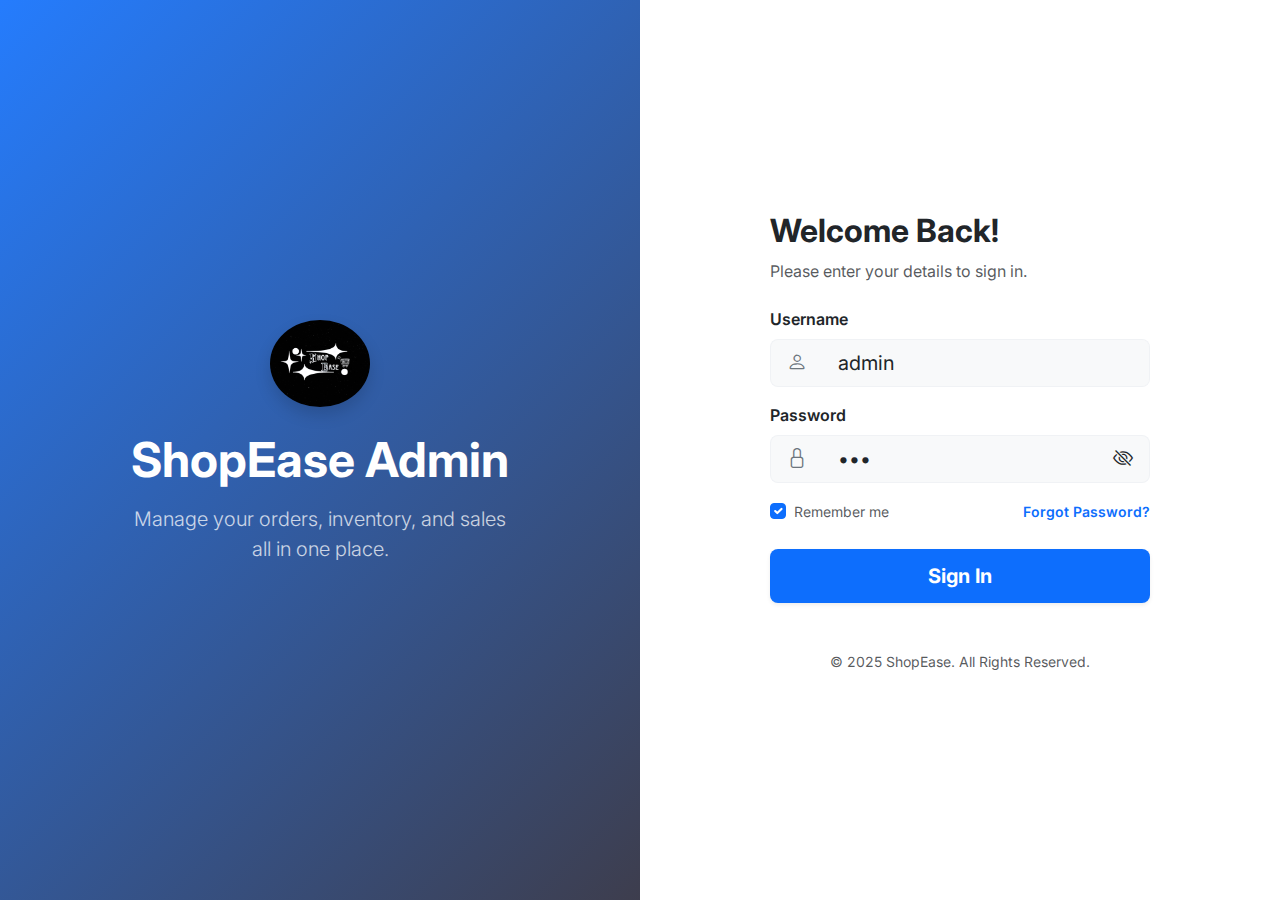
<file: index.html>
<!DOCTYPE html>
<html lang="en">
<head>
  <meta charset="UTF-8">
  <title>Login - ShopEase</title>
  <meta name="viewport" content="width=device-width, initial-scale=1.0">

  <!-- FAVICON -->
  <link rel="icon" href="images/logoshop.jpg" type="image/jpeg">

  <!-- GOOGLE FONTS (Inter) -->
  <link href="https://fonts.googleapis.com/css2?family=Inter:wght@300;400;600;700&display=swap" rel="stylesheet">

  <!-- BOOTSTRAP 5 -->
  <link rel="stylesheet" href="https://cdn.jsdelivr.net/npm/bootstrap@5.3.0/dist/css/bootstrap.min.css">
  
  <!-- BOOTSTRAP ICONS -->
  <link rel="stylesheet" href="https://cdn.jsdelivr.net/npm/bootstrap-icons@1.11.1/font/bootstrap-icons.css">

  <!-- YOUR NEW CSS FILE -->
  <link rel="stylesheet" href="css/login.css">
</head>

<body>

  <div class="container-fluid g-0">
    <div class="row g-0 h-100vh">
      
      <!-- LEFT SIDE: IMAGE & BRANDING -->
      <div class="col-lg-6 d-none d-lg-flex flex-column align-items-center justify-content-center text-white p-5 position-relative login-sidebar">
        <!-- Overlay for darker image -->
        <div class="bg-overlay"></div>
        
        <div class="position-relative text-center z-1">
          <img src="images/logoshop.jpg" alt="Logo" class="rounded-circle mb-4 shadow" width="100">
          <h1 class="fw-bold mb-3 display-5">ShopEase Admin</h1>
          <p class="lead opacity-75">Manage your orders, inventory, and sales<br>all in one place.</p>
        </div>
      </div>

      <!-- RIGHT SIDE: LOGIN FORM -->
      <div class="col-lg-6 d-flex align-items-center justify-content-center bg-white">
        <div class="login-form-container">
          
          <!-- MOBILE LOGO (Visible only on small screens) -->
          <div class="text-center d-lg-none mb-4">
            <img src="images/logoshop.jpg" alt="Logo" class="rounded-circle" width="60">
            <h3 class="fw-bold mt-2">ShopEase</h3>
          </div>

          <h2 class="fw-bold mb-2 text-dark">Welcome Back!</h2>
          <p class="text-muted mb-4">Please enter your details to sign in.</p>

          <!-- ERROR MESSAGE -->
          <div id="loginError" class="alert alert-danger d-none d-flex align-items-center" role="alert">
            <i class="bi bi-exclamation-circle-fill me-2"></i>
            <div>Invalid username or password</div>
          </div>

          <form onsubmit="event.preventDefault(); login();">
            
            <!-- USERNAME (With Value) -->
            <div class="mb-3">
              <label class="form-label fw-semibold">Username</label>
              <div class="input-group input-group-lg">
                <span class="input-group-text bg-light border-end-0 text-secondary"><i class="bi bi-person"></i></span>
                <!-- PRE-FILLED VALUE HERE -->
                <input type="text" id="username" class="form-control bg-light border-start-0" placeholder="Enter username" value="admin">
              </div>
            </div>

            <!-- PASSWORD (With Value) -->
            <div class="mb-3">
              <label class="form-label fw-semibold">Password</label>
              <div class="input-group input-group-lg">
                <span class="input-group-text bg-light border-end-0 text-secondary"><i class="bi bi-lock"></i></span>
                <!-- PRE-FILLED VALUE HERE -->
                <input type="password" id="password" class="form-control bg-light border-start-0 border-end-0" placeholder="Enter password" value="123">
                <span class="input-group-text bg-light border-start-0 cursor-pointer" onclick="togglePassword()">
                  <i class="bi bi-eye-slash" id="toggleIcon"></i>
                </span>
              </div>
            </div>

            <div class="d-flex justify-content-between align-items-center mb-4">
              <div class="form-check">
                <input class="form-check-input" type="checkbox" id="rememberMe" checked>
                <label class="form-check-label text-muted small" for="rememberMe">Remember me</label>
              </div>
              <a href="#" class="text-decoration-none text-primary fw-semibold small">Forgot Password?</a>
            </div>

            <button type="submit" class="btn btn-primary btn-lg w-100 fw-bold shadow-sm">Sign In</button>
          </form>

          <p class="text-center text-muted mt-5 small">
            © 2025 ShopEase. All Rights Reserved.
          </p>
        </div>
      </div>

    </div>
  </div>

  <!-- SCRIPTS -->
  <script src="js/script.js"></script>
  <script>
    function togglePassword() {
      const passInput = document.getElementById("password");
      const icon = document.getElementById("toggleIcon");
      if (passInput.type === "password") {
        passInput.type = "text";
        icon.classList.replace("bi-eye-slash", "bi-eye");
      } else {
        passInput.type = "password";
        icon.classList.replace("bi-eye", "bi-eye-slash");
      }
    }
  </script>

</body>
</html>
</file>
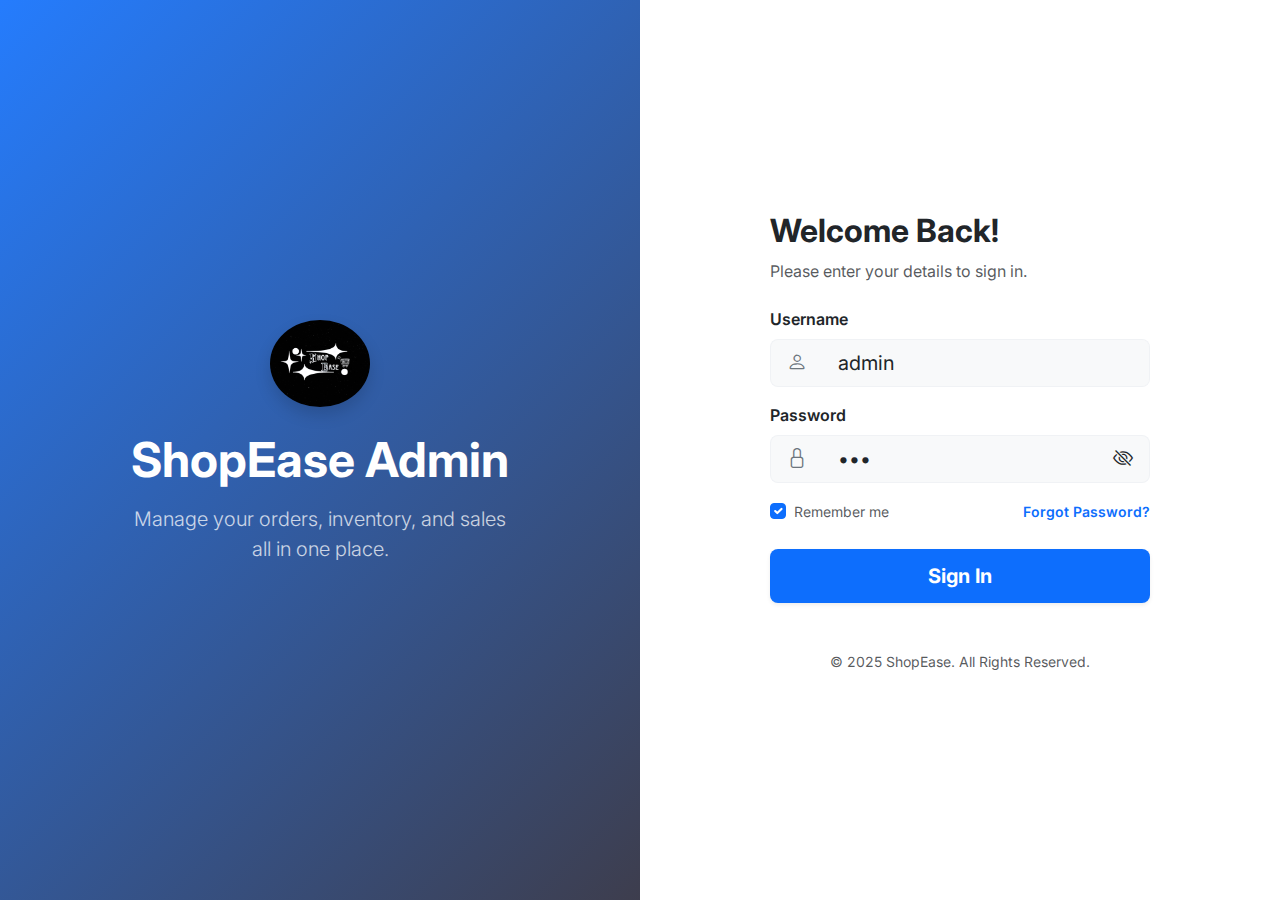
<file: categories.html>
<!DOCTYPE html>
<html>
<head>
  <title>Categories - E-Commerce App</title>
  <link rel="stylesheet" href="https://cdn.jsdelivr.net/npm/bootstrap@5.3.0/dist/css/bootstrap.min.css">
</head>
<body>
<div id="navbar"></div>

<div class="container mt-4">
  <h2>Category List</h2>
  <button class="btn btn-success mb-3" onclick="addCategory()">Add Category</button>

  <table class="table table-bordered" id="categoriesTable">
    <thead>
      <tr>
        <th>Category</th><th>Total Products</th><th>Status</th>
      </tr>
    </thead>
    <tbody>
      <tr><td>Electronics</td><td>8</td><td>Active</td></tr>
      <tr><td>Fashion</td><td>10</td><td>Active</td></tr>
      <tr><td>Sports</td><td>4</td><td>Low Stock</td></tr>
    </tbody>
  </table>
</div>

<script src="js/navbar.js"></script>
<script src="js/script.js"></script>
</body>
</html>
</file>
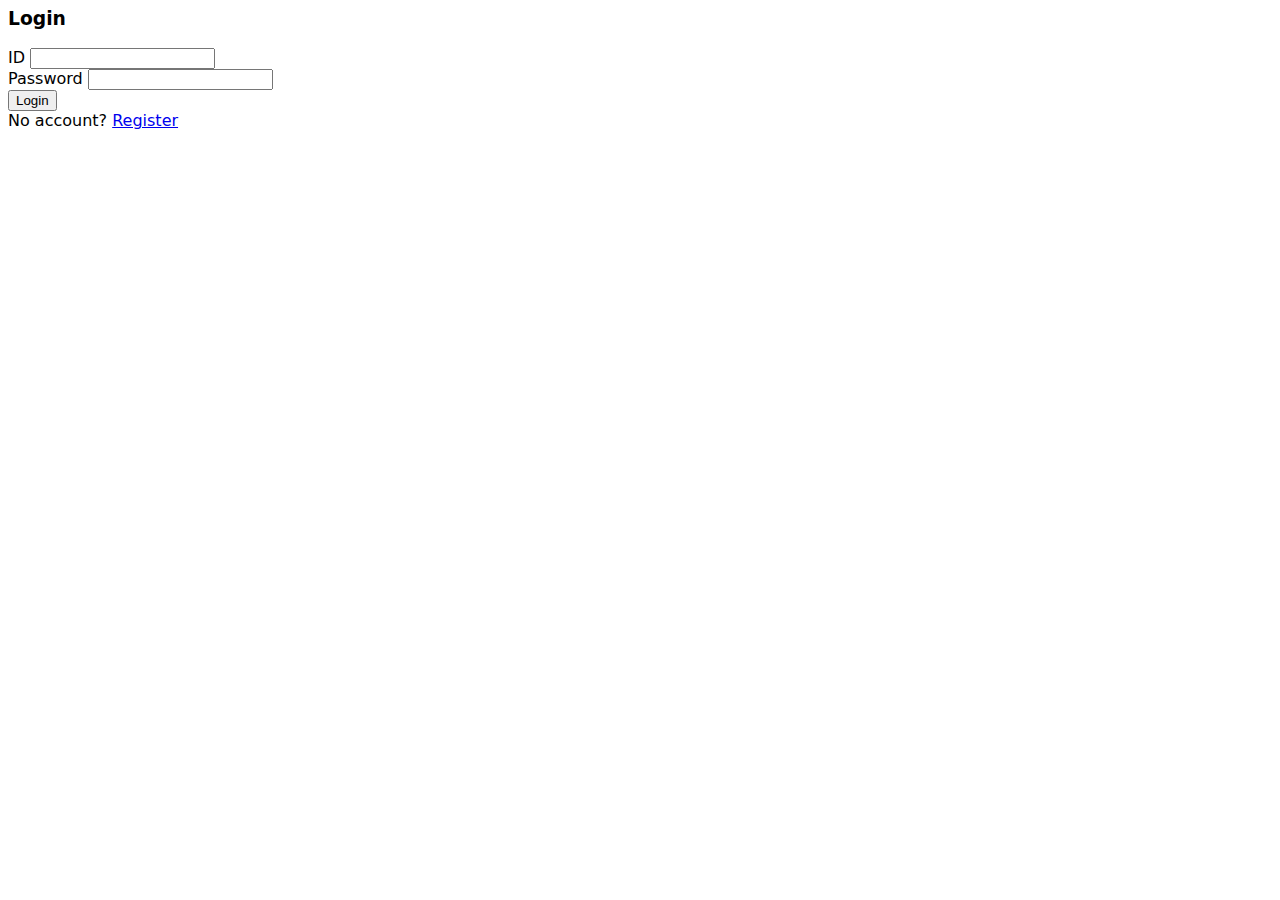
<file: login.html>
<html lang="en">
<head>
<meta charset="utf-8">
<meta name="viewport" content="width=device-width, initial-scale=1">
<title>Login — ShopMate</title>
<link href="https://cdn.jsdelivr.net/npm/bootstrap@5.0.2/dist/css/bootstrap.min.css" rel="stylesheet" integrity="sha384-EVSTQN3/azprG1Anm3QDgpJLIm9Nao0Yz1ztcQTwFspd3yD65VohhpuuCOmLASjC" crossorigin="anonymous">
<link rel="stylesheet" href="style.css">
<script src="login.js"></script>

</head>
<body class="d-flex align-items-center min-vh-100 bg-light">
<div class="container">
<div class="row justify-content-center">
<div class="col-md-6 col-lg-5">
<div class="card p-4 shadow-sm">
<h3 class="mb-3">Login</h3>
<form id="loginForm" onsubmit="event.preventDefault(); doLogin();">
<div class="mb-3">
<div class="mb-3">
  <label class="form-label">ID</label>
  <input id="loginId" type="text" class="form-control" required>
</div>
<div class="mb-3">
  <label class="form-label">Password</label>
  <input id="loginPassword" type="password" class="form-control" required>
</div>

<div id="loginError" class="text-danger small mb-2" style="display:none"></div>
<button class="btn btn-primary w-100" type="submit">Login</button>
</form>
<div class="mt-3 small text-center">No account? <a href="register.html">Register</a></div>
</div>
</div>
</div>
</div>


<script src="script.js"></script>
</body>
</html>
</file>
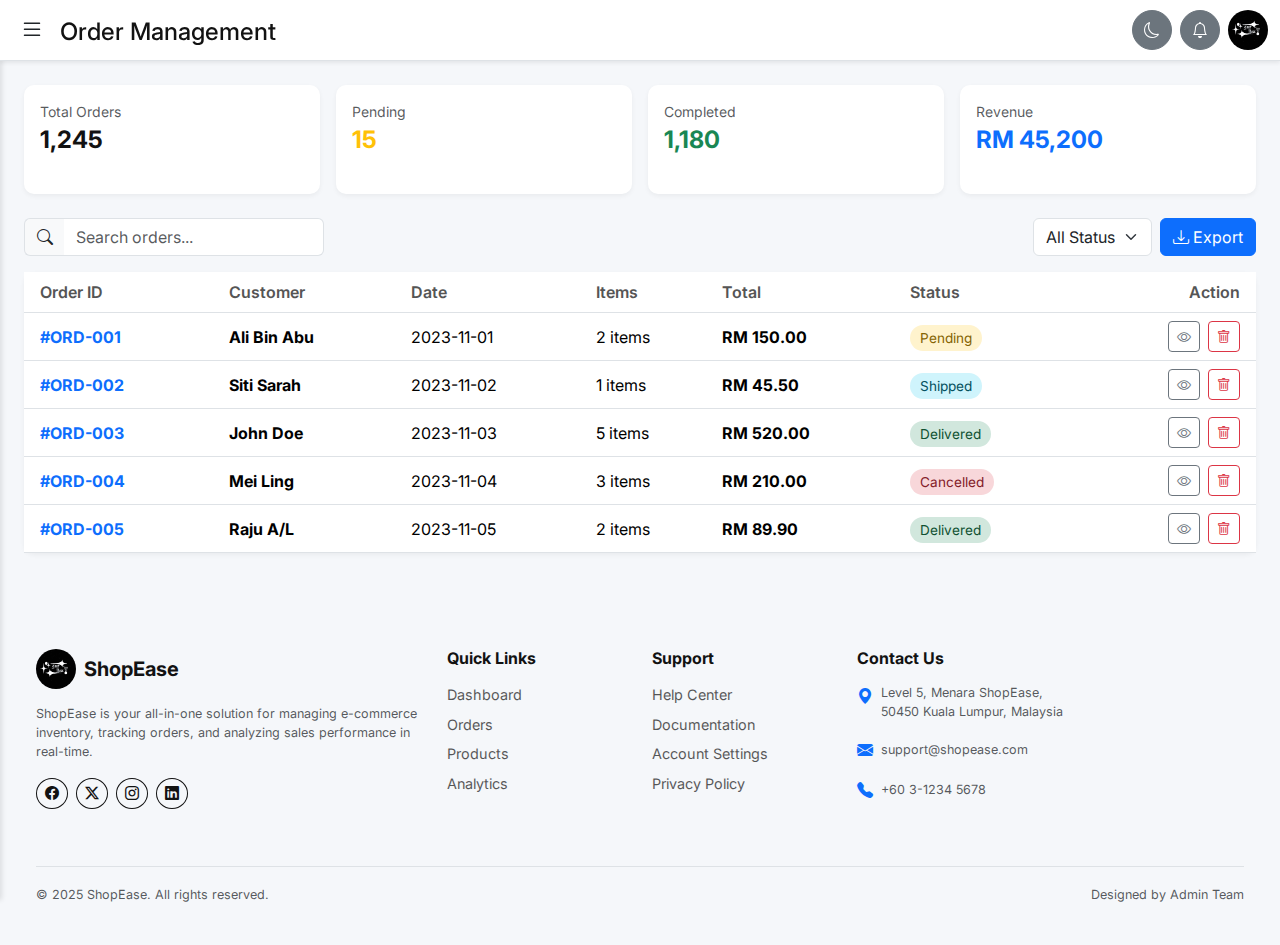
<file: orders.html>
<!DOCTYPE html>
<html lang="en">
<head>
  <meta charset="UTF-8">
  <title>Orders - ShopEase</title>

  <link rel="icon" href="images/logoshop.jpg" type="image/jpeg">

  <!-- META TAGS FOR SEO -->
  <meta name="keywords" content="ShopEase, Admin Dashboard, E-commerce, Order Management, Sales Tracker, Inventory Control, Business Reports, Shop Management System">
  <meta name="robots" content="index, follow">
  <meta name="description" content="Streamline your business with ShopEase. A comprehensive admin dashboard to manage orders, track sales performance, handle products, and view detailed analytics.">
  
  <link rel="preconnect" href="https://fonts.googleapis.com">
  <link rel="preconnect" href="https://fonts.gstatic.com" crossorigin>
  <link href="https://fonts.googleapis.com/css2?family=Inter:wght@300;400;500;600;700&display=swap" rel="stylesheet">

  <link rel="stylesheet" href="https://cdn.jsdelivr.net/npm/bootstrap@5.3.7/dist/css/bootstrap.min.css">
  <link rel="stylesheet" href="https://cdn.jsdelivr.net/npm/bootstrap-icons@1.13.1/font/bootstrap-icons.min.css">
  
  <!-- YOUR UPDATED CSS -->
  <link rel="stylesheet" href="css/orders.css">
</head>
<body>

<!-- SIDEBAR -->
<div id="customSidebar" class="custom-sidebar">
  <div class="sidebar-header">
    <span class="fw-bold fs-5">ShopEase</span>
    <button id="closeSidebar" class="btn btn-sm btn-outline-danger d-md-none">
      <i class="bi bi-x"></i>
    </button>
  </div>
  
  <div class="sidebar-menu">
    <a href="dashboard.html" class="menu-item">
      <span class="d-flex align-items-center"><i class="bi bi-speedometer2 me-2"></i>Dashboard</span>
    </a>

    <a href="products.html" class="menu-item">
      <span class="d-flex align-items-center"><i class="bi bi-box-seam me-2"></i>Products</span>
    </a>

    <!-- ACTIVE ITEM: Kept bg-white so CSS can override it in dark mode -->
    <div class="menu-item fw-bold bg-white" onclick="window.location.href='orders.html'">
      <span class="d-flex align-items-center"><i class="bi bi-card-checklist me-2"></i>Orders</span>
    </div>

    <div class="menu-item" data-menu="orders">
        <a href="sales.html" class="text-decoration-none text-dark d-flex align-items-center">
          <i class="bi bi-graph-up-arrow me-2"></i>sales
        </a>
    </div>
  
  </div>

  <div class="sidebar-profile">
    <!-- Added onclick and pointer cursor style here -->
    <div class="d-flex align-items-center" onclick="window.location.href='profile.html'" style="cursor: pointer;">
      <i class="bi bi-person-circle me-2 fs-4"></i>
      <div>
        <div><strong>Admin</strong></div>
        <small class="text-muted">View Profile</small>
      </div>
    </div>
    
    <button class="btn btn-outline-secondary btn-sm mt-2 w-100" data-bs-toggle="modal" data-bs-target="#logoutModal">
      <i class="bi bi-box-arrow-right me-1"></i> Logout
    </button>
  </div>
</div>

<div id="sidebarOverlay" class="sidebar-overlay"></div>

<!-- NAVBAR -->
<nav id="topNavbar" class="navbar navbar-expand-lg sticky-top shadow-sm">
  <div class="container-fluid">
    <button id="toggleSidebarMobile" class="btn btn-sm border-0 d-inline-block d-md-none"><i class="bi bi-list fs-4"></i></button>
    <button id="toggleSidebarDesktop" class="btn btn-sm border-0 d-none d-md-inline-block"><i class="bi bi-list fs-4"></i></button>
    
    <h4 class="ms-2 mt-1 mb-0">Order Management</h4>
    
    <div class="ms-auto d-flex align-items-center gap-2">
      <!-- DARK MODE BUTTON -->
      <button id="toggleDarkModeBtn" class="btn btn-secondary rounded-circle d-flex align-items-center justify-content-center" style="width:40px;height:40px;">
        <i class="bi bi-moon-fill" id="darkModeIcon"></i>
      </button>

      <button class="btn btn-secondary rounded-circle d-flex align-items-center justify-content-center" style="width:40px;height:40px;">
        <i class="bi bi-bell"></i>
      </button>
      <img src="images/logoshop.jpg" alt="Profile" width="40" height="40" class="rounded-circle">
    </div>
  </div>
</nav>

<!-- MAIN CONTENT -->
<div id="mainContent" class="container-fluid p-4">

  <!-- Stats Row -->
  <div class="row g-3 mb-4">
    <div class="col-md-3">
      <div class="card p-3 h-100">
        <div class="text-muted small">Total Orders</div>
        <div class="fs-4 fw-bold">1,245</div>
      </div>
    </div>
    <div class="col-md-3">
      <div class="card p-3 h-100">
        <div class="text-muted small">Pending</div>
        <div class="fs-4 fw-bold text-warning">15</div>
      </div>
    </div>
    <div class="col-md-3">
      <div class="card p-3 h-100">
        <div class="text-muted small">Completed</div>
        <div class="fs-4 fw-bold text-success">1,180</div>
      </div>
    </div>
    <div class="col-md-3">
      <div class="card p-3 h-100">
        <div class="text-muted small">Revenue</div>
        <div class="fs-4 fw-bold text-primary">RM 45,200</div>
      </div>
    </div>
  </div>

  <!-- Search & Filter -->
  <div class="d-flex flex-wrap justify-content-between align-items-center mb-3 gap-2">
    <div class="input-group" style="max-width: 300px;">
      <span class="input-group-text border-end-0"><i class="bi bi-search"></i></span>
      <input type="text" id="orderSearch" class="form-control border-start-0" placeholder="Search orders...">
    </div>
    <div class="d-flex gap-2">
      <select class="form-select w-auto">
        <option value="all">All Status</option>
        <option value="pending">Pending</option>
        <option value="shipped">Shipped</option>
      </select>
      <button class="btn btn-primary"><i class="bi bi-download"></i> Export</button>
    </div>
  </div>

  <!-- Table -->
  <div class="card">
    <div class="card-body p-0">
      <div class="table-responsive">
        <table class="table table-hover align-middle mb-0">
          <thead class="bg-light">
            <tr>
              <th class="ps-3">Order ID</th>
              <th>Customer</th>
              <th>Date</th>
              <th>Items</th>
              <th>Total</th>
              <th>Status</th>
              <th class="text-end pe-3">Action</th>
            </tr>
          </thead>
          <tbody id="ordersTableBody">
            <!-- JS Injection -->
          </tbody>
        </table>
      </div>
    </div>
  </div>

  <!-- ===========================
       FOOTER SECTION
       =========================== -->
  <footer class="main-footer mt-5 pt-5">
    <div class="container-fluid">
      <div class="row g-4">
        
        <!-- COLUMN 1: BRAND & INFO -->
        <div class="col-lg-4 col-md-6">
          <div class="d-flex align-items-center mb-3">
            <img src="images/logoshop.jpg" alt="Logo" width="40" height="40" class="rounded-circle me-2">
            <span class="fw-bold fs-5">ShopEase</span>
          </div>
          <p class="text-muted small mb-3">
            ShopEase is your all-in-one solution for managing e-commerce inventory, 
            tracking orders, and analyzing sales performance in real-time.
          </p>
          <div class="d-flex gap-2">
            <a href="#" class="btn btn-sm btn-outline-secondary rounded-circle"><i class="bi bi-facebook"></i></a>
            <a href="#" class="btn btn-sm btn-outline-secondary rounded-circle"><i class="bi bi-twitter-x"></i></a>
            <a href="#" class="btn btn-sm btn-outline-secondary rounded-circle"><i class="bi bi-instagram"></i></a>
            <a href="#" class="btn btn-sm btn-outline-secondary rounded-circle"><i class="bi bi-linkedin"></i></a>
          </div>
        </div>

        <!-- COLUMN 2: QUICK LINKS -->
        <div class="col-lg-2 col-md-6">
          <h6 class="fw-bold mb-3">Quick Links</h6>
          <ul class="list-unstyled d-flex flex-column gap-2">
            <li><a href="dashboard.html" class="footer-link">Dashboard</a></li>
            <li><a href="orders.html" class="footer-link">Orders</a></li>
            <li><a href="products.html" class="footer-link">Products</a></li>
            <li><a href="reports.html" class="footer-link">Analytics</a></li>
          </ul>
        </div>

        <!-- COLUMN 3: SUPPORT -->
        <div class="col-lg-2 col-md-6">
          <h6 class="fw-bold mb-3">Support</h6>
          <ul class="list-unstyled d-flex flex-column gap-2">
            <li><a href="#" class="footer-link">Help Center</a></li>
            <li><a href="#" class="footer-link">Documentation</a></li>
            <li><a href="#" class="footer-link">Account Settings</a></li>
            <li><a href="#" class="footer-link">Privacy Policy</a></li>
          </ul>
        </div>

        <!-- COLUMN 4: CONTACT INFO -->
        <div class="col-lg-4 col-md-6">
          <h6 class="fw-bold mb-3">Contact Us</h6>
          <ul class="list-unstyled d-flex flex-column gap-3">
            <li class="d-flex align-items-start text-muted small">
              <i class="bi bi-geo-alt-fill me-2 fs-6 text-primary"></i>
              <span>Level 5, Menara ShopEase, <br>50450 Kuala Lumpur, Malaysia</span>
            </li>
            <li class="d-flex align-items-center text-muted small">
              <i class="bi bi-envelope-fill me-2 fs-6 text-primary"></i>
              <span>support@shopease.com</span>
            </li>
            <li class="d-flex align-items-center text-muted small">
              <i class="bi bi-telephone-fill me-2 fs-6 text-primary"></i>
              <span>+60 3-1234 5678</span>
            </li>
          </ul>
        </div>

      </div>

      <!-- BOTTOM COPYRIGHT -->
      <div class="border-top mt-5 pt-3 pb-3">
        <div class="row align-items-center">
          <div class="col-md-6 text-center text-md-start">
            <small class="text-muted">&copy; 2025 ShopEase. All rights reserved.</small>
          </div>
          <div class="col-md-6 text-center text-md-end">
            <small class="text-muted">Designed by Admin Team</small>
          </div>
        </div>
      </div>
    </div>
  </footer>
</div>

<!-- Logout Modal -->
<div class="modal fade" id="logoutModal" tabindex="-1" aria-hidden="true">
  <div class="modal-dialog modal-dialog-centered">
    <div class="modal-content">
      <div class="modal-header">
        <h5 class="modal-title">Logout</h5>
        <button type="button" class="btn-close" data-bs-dismiss="modal"></button>
      </div>
      <div class="modal-body">Are you sure you want to log out?</div>
      <div class="modal-footer">
        <button class="btn btn-secondary" data-bs-dismiss="modal">Cancel</button>
        <button class="btn btn-danger" id="confirmLogoutBtn">Logout</button>
      </div>
    </div>
  </div>
</div>

<script src="https://cdn.jsdelivr.net/npm/bootstrap@5.3.7/dist/js/bootstrap.bundle.min.js"></script>
<script src="js/sidebar.js"></script>
<script src="js/logout.js"></script>
<script src="js/orders.js"></script>
</body>
</html>
</file>
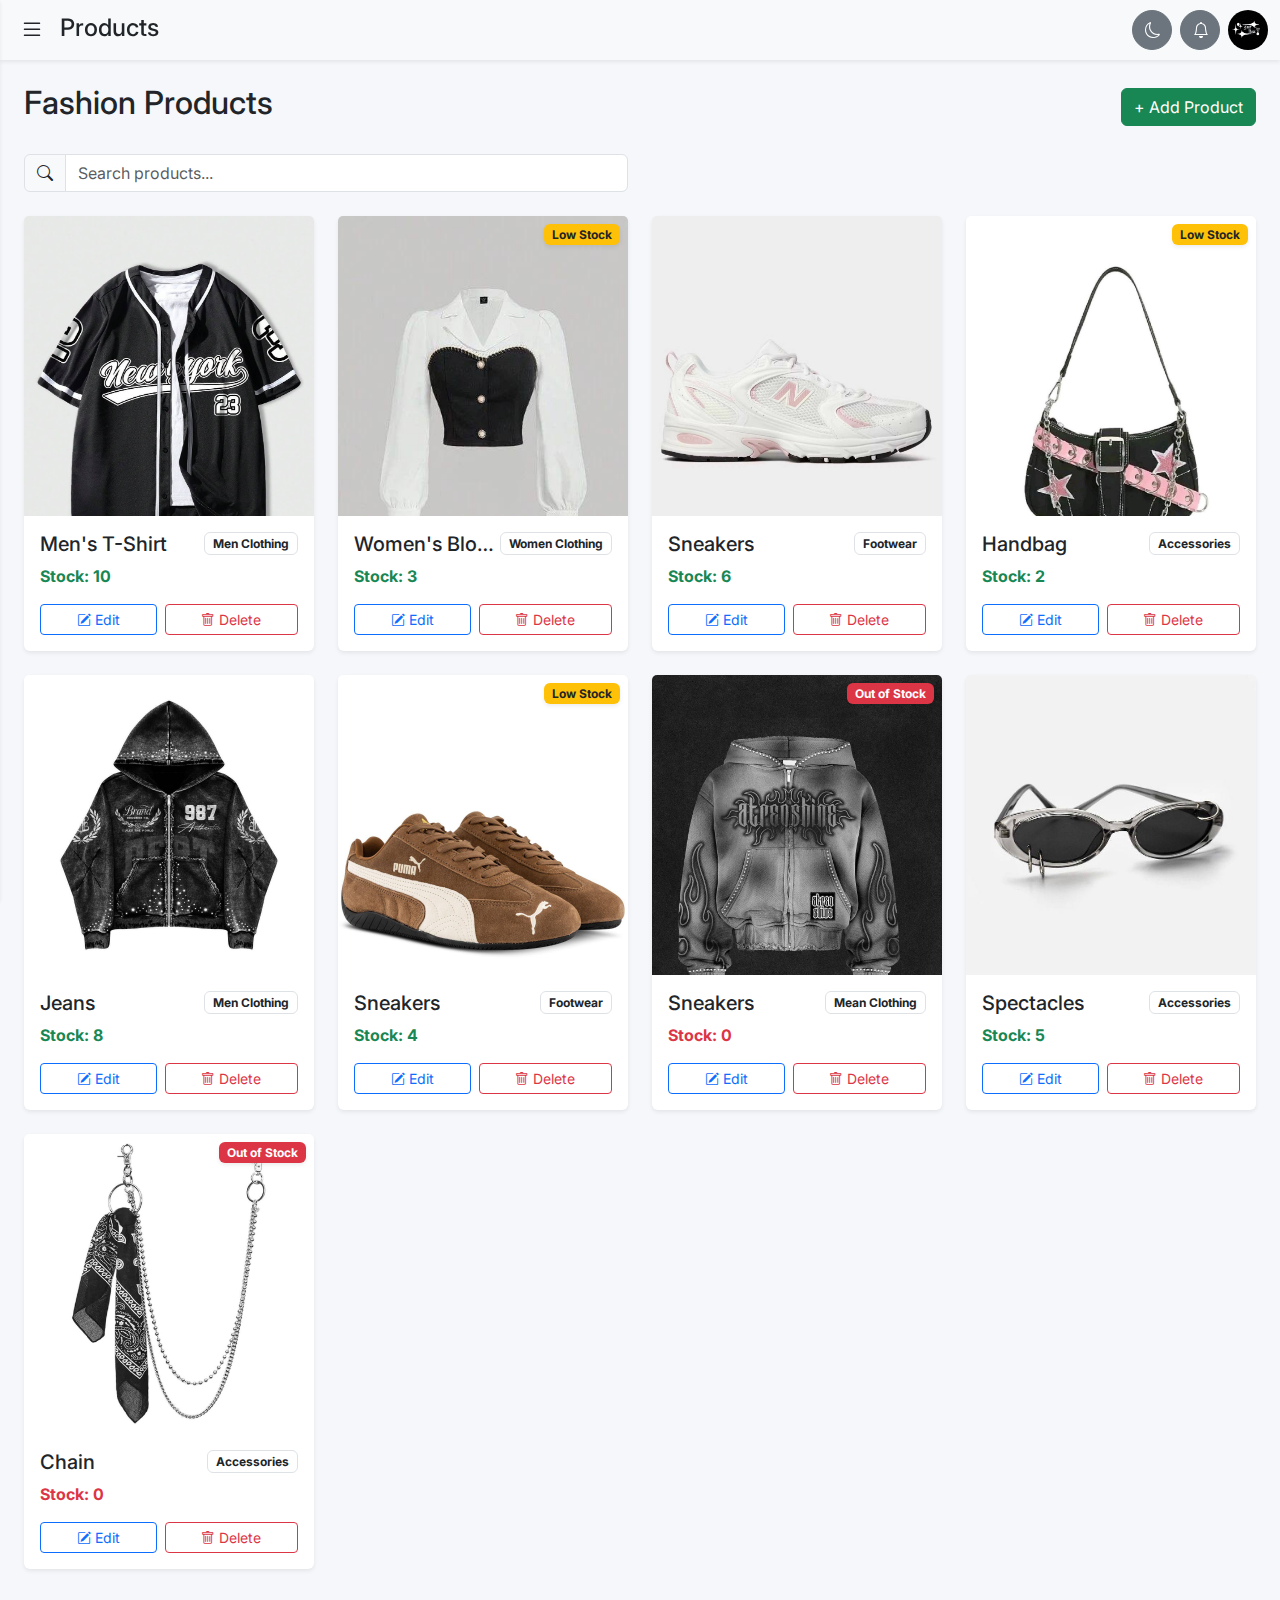
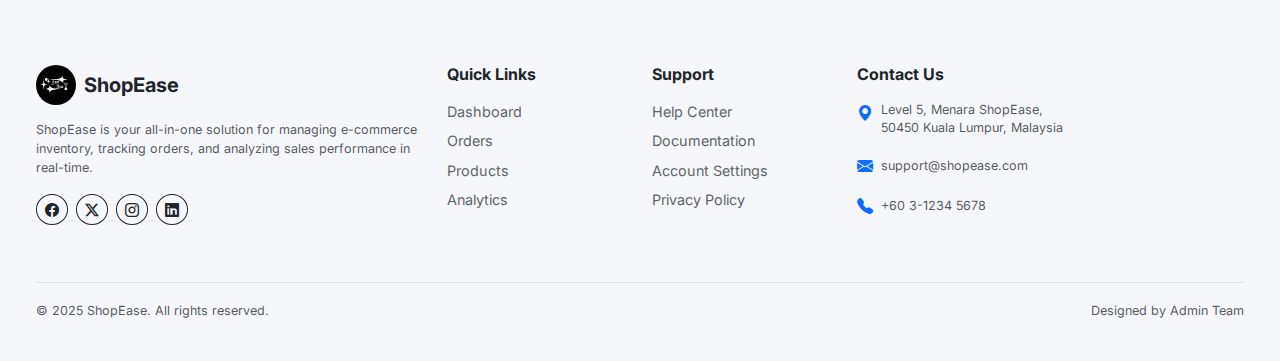
<file: products.html>
<!DOCTYPE html>
<html lang="en">
<head>
  <meta charset="UTF-8">
  <title>Products - ShopEase</title>

  <link rel="icon" href="images/logoshop.jpg" type="image/jpeg">

  <!-- META TAGS FOR SEO -->
  <meta name="keywords" content="ShopEase, Admin Dashboard, E-commerce, Order Management, Sales Tracker, Inventory Control, Business Reports, Shop Management System">
  <meta name="robots" content="index, follow">
  <meta name="description" content="Streamline your business with ShopEase. A comprehensive admin dashboard to manage orders, track sales performance, handle products, and view detailed analytics.">

  <link rel="preconnect" href="https://fonts.googleapis.com">
  <link rel="preconnect" href="https://fonts.gstatic.com" crossorigin>
  <link href="https://fonts.googleapis.com/css2?family=Inter:wght@300;400;500;600;700&display=swap" rel="stylesheet">
  
  <!-- BOOTSTRAP + ICONS -->
  <link rel="stylesheet" href="https://cdn.jsdelivr.net/npm/bootstrap@5.3.7/dist/css/bootstrap.min.css">
  <link rel="stylesheet" href="https://cdn.jsdelivr.net/npm/bootstrap-icons@1.13.1/font/bootstrap-icons.min.css">
  
  <!-- Use the same CSS as Dashboard for the layout -->
  <link rel="stylesheet" href="css/products.css">
</head>
<body>


<div id="customSidebar" class="custom-sidebar d-flex flex-column bg-body-tertiary shadow-sm">
  <div class="sidebar-menu flex-grow-1 overflow-auto">
    <div class="sidebar-header d-flex justify-content-between p-2">
      <span class="fw-bold fs-5">ShopEase</span>
      <button id="closeSidebar" class="btn btn-sm btn-outline-danger d-md-none">
        <i class="bi bi-x"></i>
      </button>
    </div>
    
    <div class="sidebar-menu flex-grow-1">
      <div class="menu-item" data-menu="dashboard">
        <a href="dashboard.html" class="text-decoration-none text-dark d-flex align-items-center">
          <i class="bi bi-speedometer2 me-2"></i>Dashboard
        </a>
      </div>

      <!-- ACTIVE STATE ADDED HERE (fw-bold + bg-white/highlight if needed) -->
      <div class="menu-item fw-bold bg-white" data-menu="products">
        <a href="products.html" class="text-decoration-none text-dark d-flex align-items-center">
          <i class="bi bi-box-seam me-2"></i>Products
        </a>
      </div>

      <div class="menu-item" data-menu="orders">
        <a href="orders.html" class="text-decoration-none text-dark d-flex align-items-center">
          <i class="bi bi-card-checklist me-2"></i>Orders
        </a>
      </div>

      <div class="menu-item" data-menu="orders">
        <a href="sales.html" class="text-decoration-none text-dark d-flex align-items-center">
          <i class="bi bi-graph-up-arrow me-2"></i>sales
        </a>
      </div>
    </div>
  </div>

  <div class="sidebar-profile">
    <!-- Added onclick and pointer cursor style here -->
    <div class="d-flex align-items-center" onclick="window.location.href='profile.html'" style="cursor: pointer;">
      <i class="bi bi-person-circle me-2 fs-4"></i>
      <div>
        <div><strong>Admin</strong></div>
        <small class="text-muted">View Profile</small>
      </div>
    </div>
    
    <button class="btn btn-outline-secondary btn-sm mt-2 w-100" data-bs-toggle="modal" data-bs-target="#logoutModal">
      <i class="bi bi-box-arrow-right me-1"></i> Logout
    </button>
  </div>
</div>

<!-- Sidebar overlay for mobile -->
<div id="sidebarOverlay" class="sidebar-overlay"></div>

<!-- TOP NAVBAR (Same as Dashboard) -->
<nav id="topNavbar" class="navbar navbar-expand-lg sticky-top bg-body-tertiary shadow-sm">
  <div class="container-fluid">
    <!-- Mobile Toggle Button -->
    <button id="toggleSidebarMobile" class="btn btn-sm border-0 d-inline-block d-md-none">
      <i class="bi bi-list fs-4"></i>
    </button>
    <!-- Desktop Toggle Button -->
    <button id="toggleSidebarDesktop" class="btn btn-sm border-0 d-none d-md-inline-block">
      <i class="bi bi-list fs-4"></i>
    </button>
    
    <!-- Changed Title to Products -->
    <h4 class="ms-2 mt-1">Products</h4>
    
    <div class="ms-auto d-flex align-items-center gap-2">
      <!-- Dark Mode -->
      <button id="toggleDarkModeBtn" class="btn btn-secondary rounded-circle" style="width:40px;height:40px;">
        <i class="bi bi-moon" id="darkModeIcon"></i>
      </button>
      <!-- Notification -->
      <button class="btn btn-secondary rounded-circle" style="width:40px;height:40px;">
        <i class="bi bi-bell"></i>
      </button>
      <!-- Profile -->
      <img src="images/logoshop.jpg" alt="Profile" width="40" height="40" class="rounded-circle">
    </div>
  </div>
</nav>

<!-- MAIN CONTENT inside products.html -->
<div id="mainContent" class="container-fluid p-4">

<!-- Header -->
  <div class="d-flex justify-content-between align-items-center mb-4">
    <h2>Fashion Products</h2>
    <button class="btn btn-success" onclick="window.location.href='add-product.html'">+ Add Product</button>
  </div>

  <!-- Search/Filter Bar (Optional - Good for mobile) -->
  <div class="row mb-4">
    <div class="col-md-6">
      <div class="input-group">
        <span class="input-group-text"><i class="bi bi-search"></i></span>
        <input type="text" class="form-control" placeholder="Search products...">
      </div>
    </div>
  </div>

    <!-- PRODUCT GRID CONTAINER -->
  <!-- 'row' creates the grid wrapper -->
  <!-- 'g-4' adds gap/spacing between the images -->
  <div id="productGrid" class="row g-4">
    <!-- JavaScript will inject the columns here -->
  </div>

  <!-- ===========================
       FOOTER SECTION
       =========================== -->
  <footer class="main-footer mt-5 pt-5">
    <div class="container-fluid">
      <div class="row g-4">
        
        <!-- COLUMN 1: BRAND & INFO -->
        <div class="col-lg-4 col-md-6">
          <div class="d-flex align-items-center mb-3">
            <img src="images/logoshop.jpg" alt="Logo" width="40" height="40" class="rounded-circle me-2">
            <span class="fw-bold fs-5">ShopEase</span>
          </div>
          <p class="text-muted small mb-3">
            ShopEase is your all-in-one solution for managing e-commerce inventory, 
            tracking orders, and analyzing sales performance in real-time.
          </p>
          <div class="d-flex gap-2">
            <a href="#" class="btn btn-sm btn-outline-secondary rounded-circle"><i class="bi bi-facebook"></i></a>
            <a href="#" class="btn btn-sm btn-outline-secondary rounded-circle"><i class="bi bi-twitter-x"></i></a>
            <a href="#" class="btn btn-sm btn-outline-secondary rounded-circle"><i class="bi bi-instagram"></i></a>
            <a href="#" class="btn btn-sm btn-outline-secondary rounded-circle"><i class="bi bi-linkedin"></i></a>
          </div>
        </div>

        <!-- COLUMN 2: QUICK LINKS -->
        <div class="col-lg-2 col-md-6">
          <h6 class="fw-bold mb-3">Quick Links</h6>
          <ul class="list-unstyled d-flex flex-column gap-2">
            <li><a href="dashboard.html" class="footer-link">Dashboard</a></li>
            <li><a href="orders.html" class="footer-link">Orders</a></li>
            <li><a href="products.html" class="footer-link">Products</a></li>
            <li><a href="reports.html" class="footer-link">Analytics</a></li>
          </ul>
        </div>

        <!-- COLUMN 3: SUPPORT -->
        <div class="col-lg-2 col-md-6">
          <h6 class="fw-bold mb-3">Support</h6>
          <ul class="list-unstyled d-flex flex-column gap-2">
            <li><a href="#" class="footer-link">Help Center</a></li>
            <li><a href="#" class="footer-link">Documentation</a></li>
            <li><a href="#" class="footer-link">Account Settings</a></li>
            <li><a href="#" class="footer-link">Privacy Policy</a></li>
          </ul>
        </div>

        <!-- COLUMN 4: CONTACT INFO -->
        <div class="col-lg-4 col-md-6">
          <h6 class="fw-bold mb-3">Contact Us</h6>
          <ul class="list-unstyled d-flex flex-column gap-3">
            <li class="d-flex align-items-start text-muted small">
              <i class="bi bi-geo-alt-fill me-2 fs-6 text-primary"></i>
              <span>Level 5, Menara ShopEase, <br>50450 Kuala Lumpur, Malaysia</span>
            </li>
            <li class="d-flex align-items-center text-muted small">
              <i class="bi bi-envelope-fill me-2 fs-6 text-primary"></i>
              <span>support@shopease.com</span>
            </li>
            <li class="d-flex align-items-center text-muted small">
              <i class="bi bi-telephone-fill me-2 fs-6 text-primary"></i>
              <span>+60 3-1234 5678</span>
            </li>
          </ul>
        </div>

      </div>

      <!-- BOTTOM COPYRIGHT -->
      <div class="border-top mt-5 pt-3 pb-3">
        <div class="row align-items-center">
          <div class="col-md-6 text-center text-md-start">
            <small class="text-muted">&copy; 2025 ShopEase. All rights reserved.</small>
          </div>
          <div class="col-md-6 text-center text-md-end">
            <small class="text-muted">Designed by Admin Team</small>
          </div>
        </div>
      </div>
    </div>
  </footer>
</div>

<!-- LOGOUT MODAL -->
<div class="modal fade" id="logoutModal" tabindex="-1" aria-labelledby="logoutModalLabel" aria-hidden="true">
  <div class="modal-dialog modal-dialog-centered">
    <div class="modal-content">
      <div class="modal-header">
        <h5 class="modal-title">Confirm Logout</h5>
        <button type="button" class="btn-close" data-bs-dismiss="modal" aria-label="Close"></button>
      </div>
      <div class="modal-body">Are you sure you want to log out?</div>
      <div class="modal-footer">
        <button type="button" class="btn btn-secondary" data-bs-dismiss="modal">Cancel</button>
        <button type="button" class="btn btn-danger" id="confirmLogoutBtn">Logout</button>
      </div>
    </div>
  </div>
</div>

<!-- SCRIPTS -->
<script src="https://cdn.jsdelivr.net/npm/bootstrap@5.3.7/dist/js/bootstrap.bundle.min.js"></script>
<!-- Logic Scripts -->
<script src="js/data.js"></script>
<script src="js/products.js"></script> 
<!-- Sidebar Interaction Script -->
<script src="js/sidebar.js"></script>
<script src="js/logout.js"></script>

</body>
</html>
</file>
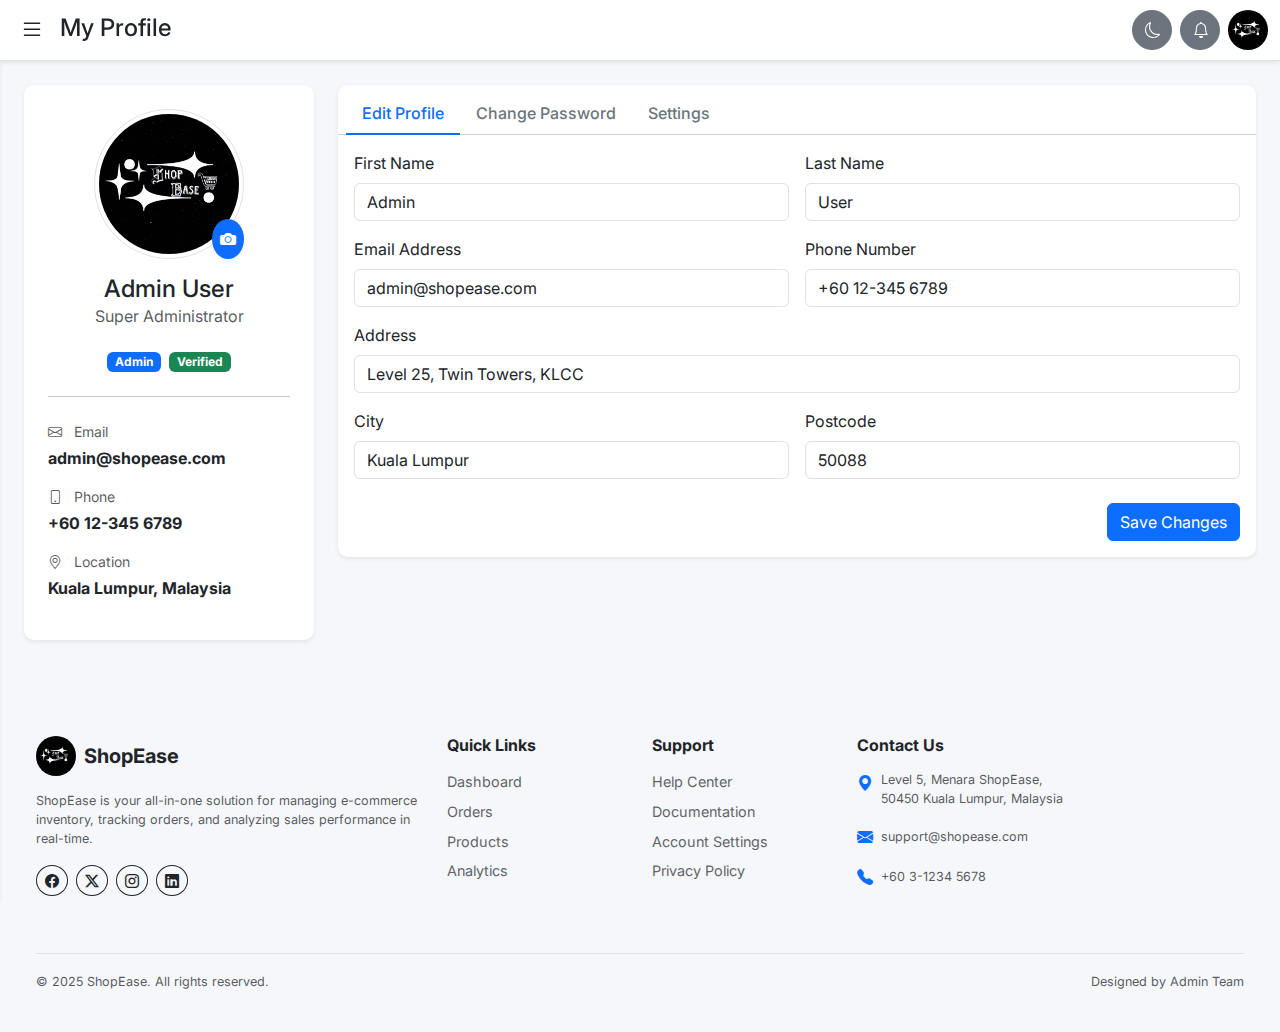
<file: profile.html>
<!DOCTYPE html>
<html lang="en">
<head>
  <meta charset="UTF-8">
  <title>My Profile - ShopEase</title>

  <link rel="icon" href="images/logoshop.jpg" type="image/jpeg">

  <!-- META TAGS FOR SEO -->
  <meta name="keywords" content="ShopEase, Admin Dashboard, E-commerce, Order Management, Sales Tracker, Inventory Control, Business Reports, Shop Management System">
  <meta name="robots" content="index, follow">
  <meta name="description" content="Streamline your business with ShopEase. A comprehensive admin dashboard to manage orders, track sales performance, handle products, and view detailed analytics.">

  <link rel="preconnect" href="https://fonts.googleapis.com">
  <link rel="preconnect" href="https://fonts.gstatic.com" crossorigin>
  <link href="https://fonts.googleapis.com/css2?family=Inter:wght@300;400;500;600;700&display=swap" rel="stylesheet">
  
  <!-- BOOTSTRAP + ICONS -->
  <link rel="stylesheet" href="https://cdn.jsdelivr.net/npm/bootstrap@5.3.7/dist/css/bootstrap.min.css">
  <link rel="stylesheet" href="https://cdn.jsdelivr.net/npm/bootstrap-icons@1.13.1/font/bootstrap-icons.min.css">
  
  <!-- PROFILE CSS -->
  <link rel="stylesheet" href="css/profile.css">
</head>
<body>

<!-- SIDEBAR -->
<div id="customSidebar" class="custom-sidebar d-flex flex-column shadow-sm">
  <div class="sidebar-header p-3 d-flex justify-content-between align-items-center">
    <span class="fw-bold fs-4">ShopEase</span>
    <button id="closeSidebar" class="btn btn-sm btn-outline-danger d-md-none"><i class="bi bi-x"></i></button>
  </div>
  
  <div class="sidebar-menu flex-grow-1">
    <a href="dashboard.html" class="menu-item text-decoration-none">
      <i class="bi bi-speedometer2 me-2"></i> Dashboard
    </a>
    <a href="products.html" class="menu-item text-decoration-none">
      <i class="bi bi-box-seam me-2"></i> Products
    </a>
    <a href="orders.html" class="menu-item text-decoration-none">
      <i class="bi bi-card-checklist me-2"></i> Orders
    </a>
    <a href="sales.html" class="menu-item text-decoration-none">
      <i class="bi bi-graph-up-arrow me-2"></i> Sales
    </a>
  </div>

  <div class="sidebar-profile p-3 border-top">
    <div class="d-flex align-items-center mb-2">
      <!-- Small Avatar -->
      <img src="images/logoshop.jpg" alt="Admin" class="rounded-circle me-2 sidebar-avatar-img" width="40" height="40">
      <div>
        <div class="fw-bold">Admin User</div>
        <small class="text-muted">View Profile</small>
      </div>
    </div>
    <button class="btn btn-outline-secondary btn-sm w-100" data-bs-toggle="modal" data-bs-target="#logoutModal">
      Logout
    </button>
  </div>
</div>

<div id="sidebarOverlay" class="sidebar-overlay"></div>

<!-- NAVBAR -->
<nav id="topNavbar" class="navbar navbar-expand-lg sticky-top shadow-sm">
  <div class="container-fluid">
    <button id="toggleSidebarMobile" class="btn btn-sm border-0 d-md-none"><i class="bi bi-list fs-4"></i></button>
    <button id="toggleSidebarDesktop" class="btn btn-sm border-0 d-none d-md-inline-block"><i class="bi bi-list fs-4"></i></button>
    
    <h4 class="ms-2 mt-1">My Profile</h4>
    
    <div class="ms-auto d-flex align-items-center gap-2">
      <button id="toggleDarkModeBtn" class="btn btn-secondary rounded-circle" style="width:40px;height:40px;">
        <i class="bi bi-moon" id="darkModeIcon"></i>
      </button>
      <button class="btn btn-secondary rounded-circle" style="width:40px;height:40px;">
        <i class="bi bi-bell"></i>
      </button>
      <img src="images/logoshop.jpg" alt="Profile" width="40" height="40" class="rounded-circle nav-avatar-img">
    </div>
  </div>
</nav>

<!-- MAIN CONTENT -->
<div id="mainContent" class="container-fluid p-4">

  <div class="row g-4">
    
    <!-- LEFT COLUMN: Profile Card -->
    <div class="col-md-4 col-lg-3">
      <div class="card shadow-sm text-center p-4">
        <div class="position-relative d-inline-block mx-auto mb-3">
          <!-- Main Profile Image -->
          <img src="images/logoshop.jpg" id="profileImagePreview" class="rounded-circle img-thumbnail" style="width: 150px; height: 150px; object-fit: cover;">
          
          <!-- Upload Button Overlay -->
          <label for="profileImageInput" class="position-absolute bottom-0 end-0 bg-primary text-white rounded-circle p-2 cursor-pointer shadow-sm" style="cursor: pointer;">
            <i class="bi bi-camera-fill"></i>
          </label>
          <input type="file" id="profileImageInput" class="d-none" accept="image/*">
        </div>

        <h4 class="mb-0">Admin User</h4>
        <p class="text-muted">Super Administrator</p>
        
        <div class="d-flex justify-content-center gap-2 mt-2">
          <span class="badge bg-primary">Admin</span>
          <span class="badge bg-success">Verified</span>
        </div>

        <hr class="my-4">
        
        <div class="text-start">
          <p class="small text-muted mb-1"><i class="bi bi-envelope me-2"></i> Email</p>
          <p class="fw-bold">admin@shopease.com</p>
          
          <p class="small text-muted mb-1"><i class="bi bi-phone me-2"></i> Phone</p>
          <p class="fw-bold">+60 12-345 6789</p>

          <p class="small text-muted mb-1"><i class="bi bi-geo-alt me-2"></i> Location</p>
          <p class="fw-bold">Kuala Lumpur, Malaysia</p>
        </div>
      </div>
    </div>

    <!-- RIGHT COLUMN: Details & Settings -->
    <div class="col-md-8 col-lg-9">
      <div class="card shadow-sm">
        <div class="card-header bg-transparent">
          <ul class="nav nav-tabs card-header-tabs" id="profileTabs" role="tablist">
            <li class="nav-item">
              <button class="nav-link active" id="edit-tab" data-bs-toggle="tab" data-bs-target="#edit" type="button">Edit Profile</button>
            </li>
            <li class="nav-item">
              <button class="nav-link" id="password-tab" data-bs-toggle="tab" data-bs-target="#password" type="button">Change Password</button>
            </li>
            <li class="nav-item">
              <button class="nav-link" id="settings-tab" data-bs-toggle="tab" data-bs-target="#settings" type="button">Settings</button>
            </li>
          </ul>
        </div>

        <div class="card-body">
          <div class="tab-content" id="profileTabsContent">
            
            <!-- TAB 1: EDIT PROFILE -->
            <div class="tab-pane fade show active" id="edit" role="tabpanel">
              <form id="profileForm">
                <div class="row g-3">
                  <div class="col-md-6">
                    <label class="form-label">First Name</label>
                    <input type="text" class="form-control" value="Admin">
                  </div>
                  <div class="col-md-6">
                    <label class="form-label">Last Name</label>
                    <input type="text" class="form-control" value="User">
                  </div>
                  <div class="col-md-6">
                    <label class="form-label">Email Address</label>
                    <input type="email" class="form-control" value="admin@shopease.com">
                  </div>
                  <div class="col-md-6">
                    <label class="form-label">Phone Number</label>
                    <input type="text" class="form-control" value="+60 12-345 6789">
                  </div>
                  <div class="col-12">
                    <label class="form-label">Address</label>
                    <input type="text" class="form-control" value="Level 25, Twin Towers, KLCC">
                  </div>
                  <div class="col-md-6">
                    <label class="form-label">City</label>
                    <input type="text" class="form-control" value="Kuala Lumpur">
                  </div>
                  <div class="col-md-6">
                    <label class="form-label">Postcode</label>
                    <input type="text" class="form-control" value="50088">
                  </div>
                  <div class="col-12 mt-4 text-end">
                    <button type="button" class="btn btn-primary" onclick="alert('Profile Updated Successfully!')">Save Changes</button>
                  </div>
                </div>
              </form>
            </div>

            <!-- TAB 2: CHANGE PASSWORD -->
            <div class="tab-pane fade" id="password" role="tabpanel">
              <form>
                <div class="mb-3">
                  <label class="form-label">Current Password</label>
                  <input type="password" class="form-control">
                </div>
                <div class="mb-3">
                  <label class="form-label">New Password</label>
                  <input type="password" class="form-control">
                </div>
                <div class="mb-3">
                  <label class="form-label">Confirm New Password</label>
                  <input type="password" class="form-control">
                </div>
                <div class="text-end">
                  <button type="button" class="btn btn-warning text-dark">Update Password</button>
                </div>
              </form>
            </div>

            <!-- TAB 3: SETTINGS -->
            <div class="tab-pane fade" id="settings" role="tabpanel">
              <h6 class="fw-bold mb-3">Notifications</h6>
              <div class="form-check form-switch mb-2">
                <input class="form-check-input" type="checkbox" id="emailNotif" checked>
                <label class="form-check-label" for="emailNotif">Email Notifications</label>
              </div>
              <div class="form-check form-switch mb-2">
                <input class="form-check-input" type="checkbox" id="smsNotif">
                <label class="form-check-label" for="smsNotif">SMS Alerts</label>
              </div>

              <h6 class="fw-bold mt-4 mb-3">System</h6>
              <div class="form-check form-switch mb-2">
                <input class="form-check-input" type="checkbox" id="autoUpdate" checked>
                <label class="form-check-label" for="autoUpdate">Automatic Updates</label>
              </div>
            </div>

          </div>
        </div>
      </div>
    </div>
  </div>

  <!-- ===========================
       FOOTER SECTION
       =========================== -->
  <footer class="main-footer mt-5 pt-5">
    <div class="container-fluid">
      <div class="row g-4">
        
        <!-- COLUMN 1: BRAND & INFO -->
        <div class="col-lg-4 col-md-6">
          <div class="d-flex align-items-center mb-3">
            <img src="images/logoshop.jpg" alt="Logo" width="40" height="40" class="rounded-circle me-2">
            <span class="fw-bold fs-5">ShopEase</span>
          </div>
          <p class="text-muted small mb-3">
            ShopEase is your all-in-one solution for managing e-commerce inventory, 
            tracking orders, and analyzing sales performance in real-time.
          </p>
          <div class="d-flex gap-2">
            <a href="#" class="btn btn-sm btn-outline-secondary rounded-circle"><i class="bi bi-facebook"></i></a>
            <a href="#" class="btn btn-sm btn-outline-secondary rounded-circle"><i class="bi bi-twitter-x"></i></a>
            <a href="#" class="btn btn-sm btn-outline-secondary rounded-circle"><i class="bi bi-instagram"></i></a>
            <a href="#" class="btn btn-sm btn-outline-secondary rounded-circle"><i class="bi bi-linkedin"></i></a>
          </div>
        </div>

        <!-- COLUMN 2: QUICK LINKS -->
        <div class="col-lg-2 col-md-6">
          <h6 class="fw-bold mb-3">Quick Links</h6>
          <ul class="list-unstyled d-flex flex-column gap-2">
            <li><a href="dashboard.html" class="footer-link">Dashboard</a></li>
            <li><a href="orders.html" class="footer-link">Orders</a></li>
            <li><a href="products.html" class="footer-link">Products</a></li>
            <li><a href="reports.html" class="footer-link">Analytics</a></li>
          </ul>
        </div>

        <!-- COLUMN 3: SUPPORT -->
        <div class="col-lg-2 col-md-6">
          <h6 class="fw-bold mb-3">Support</h6>
          <ul class="list-unstyled d-flex flex-column gap-2">
            <li><a href="#" class="footer-link">Help Center</a></li>
            <li><a href="#" class="footer-link">Documentation</a></li>
            <li><a href="#" class="footer-link">Account Settings</a></li>
            <li><a href="#" class="footer-link">Privacy Policy</a></li>
          </ul>
        </div>

        <!-- COLUMN 4: CONTACT INFO -->
        <div class="col-lg-4 col-md-6">
          <h6 class="fw-bold mb-3">Contact Us</h6>
          <ul class="list-unstyled d-flex flex-column gap-3">
            <li class="d-flex align-items-start text-muted small">
              <i class="bi bi-geo-alt-fill me-2 fs-6 text-primary"></i>
              <span>Level 5, Menara ShopEase, <br>50450 Kuala Lumpur, Malaysia</span>
            </li>
            <li class="d-flex align-items-center text-muted small">
              <i class="bi bi-envelope-fill me-2 fs-6 text-primary"></i>
              <span>support@shopease.com</span>
            </li>
            <li class="d-flex align-items-center text-muted small">
              <i class="bi bi-telephone-fill me-2 fs-6 text-primary"></i>
              <span>+60 3-1234 5678</span>
            </li>
          </ul>
        </div>

      </div>

      <!-- BOTTOM COPYRIGHT -->
      <div class="border-top mt-5 pt-3 pb-3">
        <div class="row align-items-center">
          <div class="col-md-6 text-center text-md-start">
            <small class="text-muted">&copy; 2025 ShopEase. All rights reserved.</small>
          </div>
          <div class="col-md-6 text-center text-md-end">
            <small class="text-muted">Designed by Admin Team</small>
          </div>
        </div>
      </div>
    </div>
  </footer>
</div>

<!-- LOGOUT MODAL -->
<div class="modal fade" id="logoutModal" tabindex="-1" aria-hidden="true">
  <div class="modal-dialog modal-dialog-centered">
    <div class="modal-content">
      <div class="modal-header">
        <h5 class="modal-title">Confirm Logout</h5>
        <button type="button" class="btn-close" data-bs-dismiss="modal"></button>
      </div>
      <div class="modal-body">Are you sure you want to log out?</div>
      <div class="modal-footer">
        <button type="button" class="btn btn-secondary" data-bs-dismiss="modal">Cancel</button>
        <button type="button" class="btn btn-danger" id="confirmLogoutBtn">Logout</button>
      </div>
    </div>
  </div>
</div>

<!-- SCRIPTS -->
<script src="https://cdn.jsdelivr.net/npm/bootstrap@5.3.7/dist/js/bootstrap.bundle.min.js"></script>
<script src="js/sidebar.js"></script>
<script src="js/logout.js"></script>
<script src="js/profile.js"></script> <!-- NEW JS FILE -->

</body>
</html>
</file>
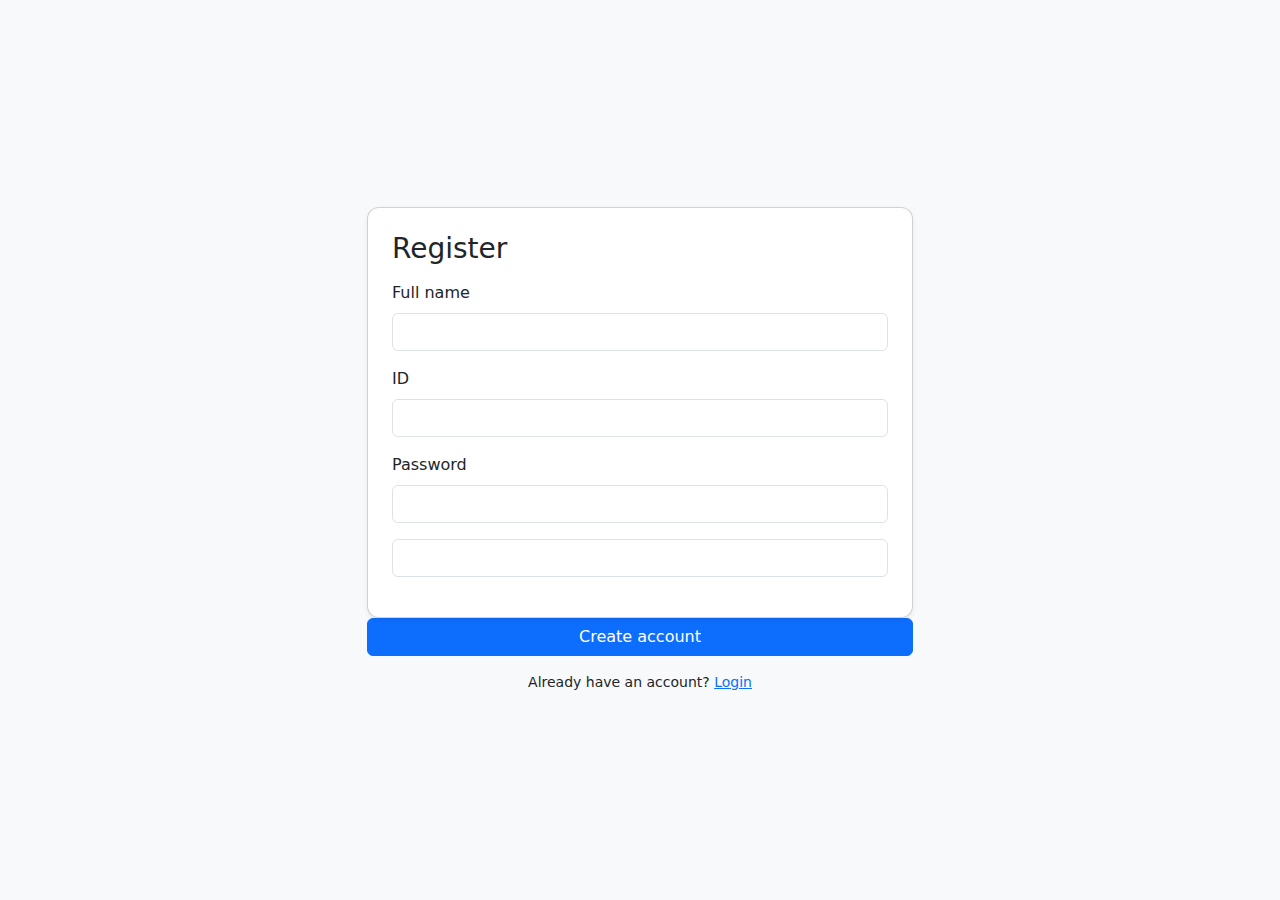
<file: register.html>
<html lang="en">
<link href="https://cdn.jsdelivr.net/npm/bootstrap@5.3.2/dist/css/bootstrap.min.css" rel="stylesheet">
<link rel="stylesheet" href="style.css">
<script src="register.js"></script>

</head>
<body class="d-flex align-items-center min-vh-100 bg-light">
<div class="container">
<div class="row justify-content-center">
<div class="col-md-7 col-lg-6">
<div class="card p-4 shadow-sm">
<h3 class="mb-3">Register</h3>
<form id="registerForm" onsubmit="event.preventDefault(); doRegister();">
<div class="mb-3">
<label class="form-label">Full name</label>
<input id="regName" type="text" class="form-control" required>
</div>
<div class="mb-3">
  <label class="form-label">ID</label>
  <input id="regId" type="text" class="form-control" required>
</div>

<div class="mb-3">
  <label class="form-label">Password</label>
  <input id="regPassword" type="password" class="form-control" required>
</div>

<input id="regPassword" type="password" class="form-control" required>
</div>
<button class="btn btn-primary w-100" type="submit">Create account</button>
</form>
<div class="mt-3 small text-center">Already have an account? <a href="login.html">Login</a></div>
</div>
</div>
</div>
</div>


<script src="script.js"></script>
</body>
</html>
</file>
<file: css/login.css>
/* ===========================
   GLOBAL
   =========================== */
body {
    font-family: 'Inter', sans-serif;
    overflow-x: hidden;
}

.h-100vh {
    height: 100vh;
}

/* ===========================
   LEFT SIDE (SIDEBAR)
   =========================== */
.login-sidebar {
    /* Background Image - Warehouse/Office theme */
    background: url('https://images.unsplash.com/photo-1497215728101-856f4ea42174?q=80&w=2070&auto=format&fit=crop') no-repeat center center;
    background-size: cover;
    position: relative;
}

/* Dark Blue Overlay to make text readable */
.bg-overlay {
    position: absolute;
    top: 0; left: 0;
    width: 100%; height: 100%;
    background: linear-gradient(135deg, rgba(13, 110, 253, 0.9), rgba(13, 13, 33, 0.8));
    z-index: 0;
}

/* ===========================
   RIGHT SIDE (FORM)
   =========================== */
.login-form-container {
    width: 100%;
    max-width: 420px;
    padding: 20px;
}

/* Custom Input Styling */
.form-control, .input-group-text {
    border-color: #f0f2f5;
    transition: all 0.3s ease;
}

/* When input is focused, change border color */
.form-control:focus, 
.input-group:focus-within .input-group-text, 
.input-group:focus-within .form-control {
    background-color: #fff !important;
    border-color: #0d6efd;
    box-shadow: none;
}

.input-group-text {
    background-color: #f8f9fa; /* Light gray background */
}

.form-control {
    background-color: #f8f9fa;
}

.cursor-pointer {
    cursor: pointer;
}

/* Button Styling */
.btn-primary {
    background-color: #0d6efd;
    border: none;
    padding: 12px;
    transition: transform 0.2s ease;
}

.btn-primary:hover {
    background-color: #0b5ed7;
    transform: translateY(-2px);
}
</file>
<file: style.css>
:root{--brand:#6c63ff}
body{font-family:system-ui, -apple-system, 'Segoe UI', Roboto, 'Helvetica Neue', Arial}
.hero{background:linear-gradient(90deg,var(--brand),#00c6ff);color:white}
.card{border-radius:.75rem}
.product-card{transition:transform .15s}
.product-card:hover{transform:translateY(-6px)}
.badge-sale{position:absolute;top:10px;left:10px}


/* responsive small tweaks */
@media(max-width:576px){.hero{padding:2rem 1rem}.navbar-brand{font-size:1.05rem}}
</file>
<file: css/products.css>
body {
  overflow-x: hidden;
  background-color: #f5f7fa; 
  color: #212529; /* This makes text BLACK in light mode */
  transition: background-color 0.3s, color 0.3s;
  font-family: 'Inter', sans-serif;
}

/* =========================================
   2. YOUR EXISTING SIDEBAR & LAYOUT CSS
   (Keep your existing code here, don't change it)
   ========================================= */
.custom-sidebar {
  width: 260px;
  height: 100vh;
  position: fixed;
  left: 0;
  top: 0;
  z-index: 1050;
  background-color: #ffffff; /* Explicit White */
  box-shadow: 2px 0 5px rgba(0, 0, 0, 0.1);
  display: flex;
  flex-direction: column;
  transition: transform 0.3s ease;
  transform: translateX(-100%);
}

.custom-sidebar.show-desktop,
.custom-sidebar.show-mobile {
  transform: translateX(0);
}

.sidebar-header {
  position: sticky;
  top: 0;
  z-index: 10;
  padding: 1rem;
  font-weight: bold;
  border-bottom: 1px solid #ddd;
  display: flex;
  justify-content: space-between;
  align-items: center;
}

.sidebar-menu {
  flex-grow: 1;
  overflow-y: auto;
  scrollbar-width: none;
}
.sidebar-menu::-webkit-scrollbar { display: none; }

.menu-item {
  padding: 0.75rem 1rem;
  color: #333;
  transition: background 0.2s;
  cursor: pointer;
}
.menu-item:hover { background-color: #e9ecef; }

.sidebar-profile {
  border-top: 1px solid #dee2e6;
  padding: 1rem;
}

/* LAYOUT PUSH LOGIC */
#topNavbar, #mainContent {
  margin-left: 0;
  width: 100%;
  transition: margin-left 0.3s ease, width 0.3s ease;
}

@media (min-width: 768px) {
  #topNavbar.pushed,
  #mainContent.pushed {
    margin-left: 260px;
    width: calc(100% - 260px);
  }
}

@media (max-width: 767.98px) {
  #topNavbar.pushed,
  #mainContent.pushed {
    margin-left: 0 !important;
    width: 100% !important;
  }
  .sidebar-overlay {
    position: fixed; top: 0; left: 0; width: 100%; height: 100%;
    background: rgba(0, 0, 0, 0.5); z-index: 1040; display: none;
  }
  .sidebar-overlay.show { display: block; }
}

/* PRODUCT GRID */
.product-grid {
  display: grid; grid-template-columns: repeat(3, 1fr); gap: 20px;
}
.product-card {
  background: #fff; border-radius: 12px; padding: 15px;
  box-shadow: 0 2px 6px rgba(0,0,0,0.1); transition: transform 0.2s ease;
  height: 100%; border: 1px solid #eee;
}
.product-card:hover { transform: translateY(-5px); box-shadow: 0 5px 15px rgba(0,0,0,0.15); }
.product-card img { width: 100%; height: 220px; object-fit: cover; border-radius: 8px; margin-bottom: 15px; }

@media (max-width: 992px) { .product-grid { grid-template-columns: repeat(2, 1fr); } }
@media (max-width: 576px) { .product-grid { grid-template-columns: 1fr; } }


/* =========================================
   3. DARK MODE STYLES (MATCHING DASHBOARD)
   ========================================= */
body.dark-mode {
  background-color: #121212;
  color: #e0e0e0;
}

/* Components turn dark grey */
body.dark-mode .custom-sidebar,
body.dark-mode .navbar,
body.dark-mode .product-card,
body.dark-mode .modal-content {
  background-color: #1e1e1e !important;
  color: #e0e0e0;
  border-color: #333 !important;
}

/* Fix text inside cards */
body.dark-mode .card, 
body.dark-mode .product-card h5 {
  color: #fff;
}

/* Borders turn dark */
body.dark-mode .sidebar-header,
body.dark-mode .sidebar-profile,
body.dark-mode .border-top,
body.dark-mode .border-bottom {
  border-color: #333 !important;
}

/* Links and Text overrides */
body.dark-mode .text-dark, 
body.dark-mode a.text-dark {
  color: #e0e0e0 !important; /* Forces black text to white */
}
body.dark-mode .text-muted {
  color: #a0a0a0 !important;
}

/* Menu Items in Dark Mode */
body.dark-mode .menu-item { color: #aaa; }
body.dark-mode .menu-item:hover { background-color: #2c2c2c; color: #fff; }

/* Active Menu Item in Dark Mode */
body.dark-mode .bg-white {
  background-color: #2c2c2c !important;
  color: #fff !important;
}

/* Input Fields */
body.dark-mode .form-control,
body.dark-mode .input-group-text {
  background-color: #2c2c2c;
  border-color: #444;
  color: #fff;
}

/* ===========================
   FOOTER STYLES
   =========================== */
.main-footer {
    background-color: var(--bg-sidebar); /* Matches the sidebar color */
    border-top: 1px solid var(--border-color);
    color: var(--text-color);
    font-size: 0.9rem;
}

/* Footer Links */
.footer-link {
    text-decoration: none;
    color: var(--text-color);
    opacity: 0.7;
    transition: all 0.2s ease;
}

.footer-link:hover {
    opacity: 1;
    color: #0d6efd; /* Bootstrap Primary Blue */
    padding-left: 5px; /* Slight movement effect */
}

/* Social Buttons */
.main-footer .btn-outline-secondary {
    border-color: var(--border-color);
    color: var(--text-color);
}

.main-footer .btn-outline-secondary:hover {
    background-color: #0d6efd;
    border-color: #0d6efd;
    color: white;
}

/* Dark Mode Specific Adjustments */
[data-bs-theme="dark"] .main-footer .text-muted {
    color: #a0a0a0 !important;
}
</file>
<file: css/orders.css>
/* ===========================
   1. GLOBAL & RESET
   =========================== */
body {
  overflow-x: hidden;
  background-color: #f5f7fa;
  color: #121212;
  transition: background-color 0.3s ease, color 0.3s ease;
  font-family: 'Inter', sans-serif;
}

/* ===========================
   2. SIDEBAR STYLES
   =========================== */
.custom-sidebar {
  width: 260px;
  height: 100vh;
  position: fixed;
  left: 0;
  top: 0;
  z-index: 1000;
  overflow: hidden;
  transition: transform 0.3s ease;
  transform: translateX(-100%);
  display: flex;
  flex-direction: column;
  box-shadow: 2px 0 5px rgba(0, 0, 0, 0.1);
  background-color: #ffffff;
}

.custom-sidebar.show-desktop,
.custom-sidebar.show-mobile { 
  transform: translateX(0); 
}

.sidebar-header {
  position: sticky;
  top: 0;
  z-index: 10;
  padding: 1rem;
  font-weight: bold;
  border-bottom: 1px solid #ddd;
  display: flex;
  justify-content: space-between;
  align-items: center;
  background-color: inherit;
}

.sidebar-menu {
  overflow-y: auto;
  flex-grow: 1;
  scrollbar-width: none;
}
.sidebar-menu::-webkit-scrollbar { display: none; }

.menu-item { 
  cursor: pointer; 
  padding: 0.75rem 1rem;
  display: flex;
  justify-content: space-between;
  align-items: center;
  transition: background-color 0.2s ease;
  text-decoration: none;
  color: inherit;
}
.menu-item:hover { background-color: #e9ecef; }

.sidebar-profile {
  border-top: 1px solid #dee2e6;
  padding: 1rem;
  background-color: inherit;
}

.sidebar-overlay {
  position: fixed;
  top: 0; left: 0;
  width: 100%; height: 100%;
  background: rgba(0, 0, 0, 0.4);
  z-index: 999;
  display: none;
}
.sidebar-overlay.show { display: block; }

/* ===========================
   3. LAYOUT (THE OVERFLOW FIX)
   =========================== */
#topNavbar, #mainContent { 
  margin-left: 0;
  width: 100%;
  transition: margin-left 0.3s ease, width 0.3s ease;
}

#topNavbar {
  background-color: #ffffff;
  border-bottom: 1px solid #dee2e6;
}

#mainContent { padding: 20px; }

/* DESKTOP PUSH */
@media (min-width: 768px) {
  #topNavbar.pushed,
  #mainContent.pushed {
    margin-left: 260px;
    width: calc(100% - 260px); 
  }
}

/* MOBILE OVERLAY */
@media (max-width: 767.98px) {
  #topNavbar.pushed,
  #mainContent.pushed {
    margin-left: 0 !important;
    width: 100% !important;
  }
}

/* ===========================
   4. CARDS & UI
   =========================== */
.card { 
  margin-bottom: 20px; 
  border: none;
  border-radius: 10px;
  box-shadow: 0 2px 5px rgba(0,0,0,0.05);
  background-color: #fff;
  transition: background-color 0.3s ease;
  color: #121212;
}

.card-header {
  background-color: transparent;
  border-bottom: 1px solid #f0f0f0;
}

/* ===========================
   5. DARK MODE STYLES
   =========================== */
body.dark-mode {
  background-color: #121212;
  color: #e0e0e0;
}

/* Main Components */
body.dark-mode .custom-sidebar,
body.dark-mode #topNavbar,
body.dark-mode .card,
body.dark-mode .modal-content {
  background-color: #1e1e1e !important;
  color: #e0e0e0;
  border-color: #333 !important;
}

body.dark-mode .sidebar-header,
body.dark-mode .sidebar-profile,
body.dark-mode .card-header {
  border-color: #333 !important;
}

/* Text Colors */
body.dark-mode { color: #a0a0a0 !important; }
body.dark-mode .text-muted { color: #a0a0a0 !important; }
body.dark-mode .text-dark { color: #e0e0e0 !important; }
body.dark-mode .text-decoration-none { color: #e0e0e0 !important; }

/* Inputs */
body.dark-mode .form-select, 
body.dark-mode .form-control,
body.dark-mode .input-group-text {
  background-color: #2c2c2c;
  border-color: #444;
  color: #fff;
}

/* Menu States */
body.dark-mode .menu-item { color: #e0e0e0; }
body.dark-mode .menu-item:hover { background-color: #2c2c2c; }

/* Active Menu Item override */
body.dark-mode .fw-bold.bg-white {
  background-color: #2c2c2c !important; 
  color: #fff !important;
}

/* ===========================
   6. ORDERS PAGE SPECIFIC
   =========================== */

/* Table Light Mode Defaults */
.table th { font-weight: 600; color: #555; }
.table td { vertical-align: middle; }

/* Status Badges (Light Mode) */
.badge-pending { background-color: #fff3cd; color: #856404; padding: 5px 10px; border-radius: 20px; font-size: 0.85rem; }
.badge-shipped { background-color: #cff4fc; color: #055160; padding: 5px 10px; border-radius: 20px; font-size: 0.85rem; }
.badge-delivered { background-color: #d1e7dd; color: #0f5132; padding: 5px 10px; border-radius: 20px; font-size: 0.85rem; }
.badge-cancelled { background-color: #f8d7da; color: #842029; padding: 5px 10px; border-radius: 20px; font-size: 0.85rem; }

/* DARK MODE TABLE OVERRIDES */
body.dark-mode .table {
    color: #e0e0e0;
    border-color: #333;
}

body.dark-mode .table thead {
    background-color: #2c2c2c; /* Slightly lighter than card bg */
    color: #fff;
}
/* Force Bootstrap table headers to transparent so our colors show */
body.dark-mode .table thead th {
    background-color: #2c2c2c;
    color: #e0e0e0;
    border-color: #444;
}

body.dark-mode .table tbody td {
    border-color: #333;
    color: #a0a0a0;
}

body.dark-mode .table-hover tbody tr:hover td {
    background-color: #2c2c2c;
    color: #fff;
}

/* DARK MODE BADGES */
body.dark-mode .badge-pending { background-color: #53450d; color: #ffd700; }
body.dark-mode .badge-shipped { background-color: #084152; color: #4dd0e1; }
body.dark-mode .badge-delivered { background-color: #0b4626; color: #81c784; }
body.dark-mode .badge-cancelled { background-color: #5c181d; color: #ef9a9a; }

/* ===========================
   FOOTER STYLES
   =========================== */
.main-footer {
    background-color: var(--bg-sidebar); /* Matches the sidebar color */
    border-top: 1px solid var(--border-color);
    color: var(--text-color);
    font-size: 0.9rem;
}

/* Footer Links */
.footer-link {
    text-decoration: none;
    color: var(--text-color);
    opacity: 0.7;
    transition: all 0.2s ease;
}

.footer-link:hover {
    opacity: 1;
    color: #0d6efd; /* Bootstrap Primary Blue */
    padding-left: 5px; /* Slight movement effect */
}

/* Social Buttons */
.main-footer .btn-outline-secondary {
    border-color: var(--border-color);
    color: var(--text-color);
}

.main-footer .btn-outline-secondary:hover {
    background-color: #0d6efd;
    border-color: #0d6efd;
    color: white;
}

/* Dark Mode Specific Adjustments */
[data-bs-theme="dark"] .main-footer .text-muted {
    color: #a0a0a0 !important;
}
</file>
<file: css/profile.css>
/* ===========================
   1. GLOBAL & RESET
   =========================== */
body {
  overflow-x: hidden;
  background-color: #f5f7fa;
  color: #212529;
  transition: background-color 0.3s, color 0.3s;
  font-family: 'Inter', sans-serif;
}

/* ===========================
   2. SIDEBAR STYLES
   =========================== */
.custom-sidebar {
  width: 260px;
  height: 100vh;
  position: fixed;
  left: 0;
  top: 0;
  z-index: 1000;
  background-color: #ffffff;
  transition: transform 0.3s ease;
  transform: translateX(-100%);
  display: flex;
  flex-direction: column;
  box-shadow: 2px 0 5px rgba(0, 0, 0, 0.1);
}

.custom-sidebar.show-desktop,
.custom-sidebar.show-mobile { 
  transform: translateX(0); 
}

.sidebar-header {
  border-bottom: 1px solid #dee2e6;
}

.menu-item {
  display: block;
  padding: 0.75rem 1rem;
  color: #212529;
  transition: 0.2s;
}
.menu-item:hover { background-color: #e9ecef; }

.sidebar-overlay {
  position: fixed; top: 0; left: 0;
  width: 100%; height: 100%;
  background: rgba(0,0,0,0.4);
  z-index: 999;
  display: none;
}
.sidebar-overlay.show { display: block; }

/* ===========================
   3. LAYOUT (THE FIX)
   =========================== */
#topNavbar, #mainContent {
  margin-left: 0;
  width: 100%;
  transition: margin-left 0.3s ease, width 0.3s ease;
}

#topNavbar { background-color: #fff; border-bottom: 1px solid #dee2e6; }

/* DESKTOP */
@media (min-width: 768px) {
  #topNavbar.pushed,
  #mainContent.pushed {
    margin-left: 260px;
    width: calc(100% - 260px); /* Overflow Fix */
  }
}

/* MOBILE */
@media (max-width: 767.98px) {
  #topNavbar.pushed, #mainContent.pushed {
    margin-left: 0 !important; width: 100% !important;
  }
}

/* ===========================
   4. PROFILE SPECIFIC STYLES
   =========================== */
.card {
  border: none;
  border-radius: 10px;
  background-color: #fff;
  transition: background-color 0.3s;
}

/* Tabs Styling */
.nav-tabs .nav-link {
  color: #6c757d;
  border: none;
  font-weight: 500;
}
.nav-tabs .nav-link.active {
  color: #0d6efd;
  border-bottom: 2px solid #0d6efd;
  background: transparent;
}
.nav-tabs .nav-link:hover { color: #0d6efd; }

/* Image Hover Effect */
.cursor-pointer { cursor: pointer; }
.cursor-pointer:hover { opacity: 0.8; }

/* ===========================
   5. DARK MODE
   =========================== */
body.dark-mode {
  background-color: #121212;
  color: #e0e0e0;
}

body.dark-mode .custom-sidebar,
body.dark-mode #topNavbar,
body.dark-mode .card,
body.dark-mode .modal-content {
  background-color: #1e1e1e !important;
  color: #e0e0e0;
  border-color: #333 !important;
}

body.dark-mode .sidebar-header,
body.dark-mode .sidebar-profile,
body.dark-mode .card-header,
body.dark-mode .border-top {
  border-color: #333 !important;
}

body.dark-mode .menu-item { color: #e0e0e0; }
body.dark-mode .menu-item:hover { background-color: #2c2c2c; }

body.dark-mode .form-control,
body.dark-mode .form-select {
  background-color: #2c2c2c;
  border-color: #444;
  color: #fff;
}

body.dark-mode .text-muted { color: #a0a0a0 !important; }

/* Tabs in Dark Mode */
body.dark-mode .nav-tabs .nav-link { color: #a0a0a0; }
body.dark-mode .nav-tabs .nav-link.active { color: #fff; border-bottom-color: #fff; }

/* ===========================
   FOOTER STYLES
   =========================== */
.main-footer {
    background-color: var(--bg-sidebar); /* Matches the sidebar color */
    border-top: 1px solid var(--border-color);
    color: var(--text-color);
    font-size: 0.9rem;
}

/* Footer Links */
.footer-link {
    text-decoration: none;
    color: var(--text-color);
    opacity: 0.7;
    transition: all 0.2s ease;
}

.footer-link:hover {
    opacity: 1;
    color: #0d6efd; /* Bootstrap Primary Blue */
    padding-left: 5px; /* Slight movement effect */
}

/* Social Buttons */
.main-footer .btn-outline-secondary {
    border-color: var(--border-color);
    color: var(--text-color);
}

.main-footer .btn-outline-secondary:hover {
    background-color: #0d6efd;
    border-color: #0d6efd;
    color: white;
}

/* Dark Mode Specific Adjustments */
[data-bs-theme="dark"] .main-footer .text-muted {
    color: #a0a0a0 !important;
}
</file>
